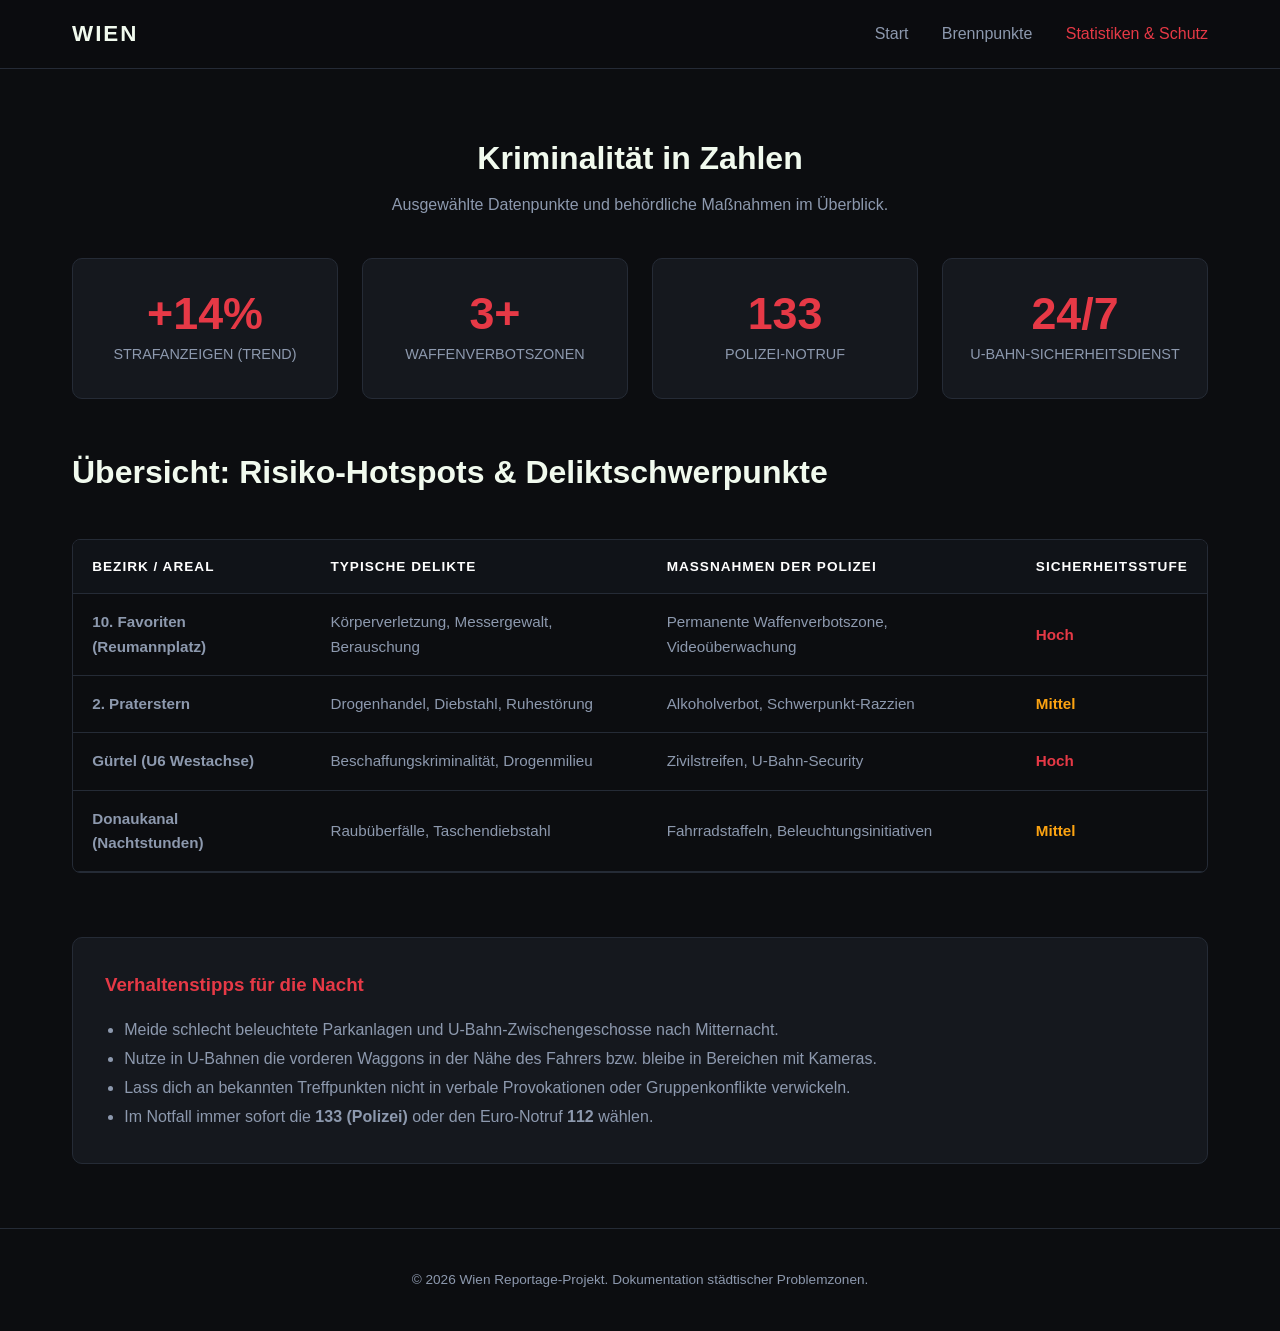
<file: statistik.html>
<!DOCTYPE html>
<html lang="de">
<head>
  <meta charset="UTF-8">
  <meta name="viewport" content="width=device-width, initial-scale=1.0">
  <title>Statistiken & Schutz | Wien Noir</title>
  <link rel="stylesheet" href="style.css">
</head>
<body>

  <header>
    <div class="nav-container">
      <div class="logo">WIEN<span></span></div>
      <nav>
        <a href="index.html">Start</a>
        <a href="brennpunkte.html">Brennpunkte</a>
        <a href="statistik.html" class="active">Statistiken & Schutz</a>
      </nav>
    </div>
  </header>

  <main class="container">
    <div class="section-title">
      <h2>Kriminalität in Zahlen</h2>
      <p>Ausgewählte Datenpunkte und behördliche Maßnahmen im Überblick.</p>
    </div>

    <!-- Metriken -->
    <div class="stats-container">
      <div class="stat-box">
        <div class="stat-number">+14%</div>
        <div class="stat-label">Strafanzeigen (Trend)</div>
      </div>
      <div class="stat-box">
        <div class="stat-number">3+</div>
        <div class="stat-label">Waffenverbotszonen</div>
      </div>
      <div class="stat-box">
        <div class="stat-number">133</div>
        <div class="stat-label">Polizei-Notruf</div>
      </div>
      <div class="stat-box">
        <div class="stat-number">24/7</div>
        <div class="stat-label">U-Bahn-Sicherheitsdienst</div>
      </div>
    </div>

    <!-- Tabelle -->
    <div class="section-title" style="margin-top: 3rem; text-align: left;">
      <h2>Übersicht: Risiko-Hotspots & Deliktschwerpunkte</h2>
    </div>

    <div class="table-wrapper">
      <table>
        <thead>
          <tr>
            <th>Bezirk / Areal</th>
            <th>Typische Delikte</th>
            <th>Maßnahmen der Polizei</th>
            <th>Sicherheitsstufe</th>
          </tr>
        </thead>
        <tbody>
          <tr>
            <td><strong>10. Favoriten (Reumannplatz)</strong></td>
            <td>Körperverletzung, Messergewalt, Berauschung</td>
            <td>Permanente Waffenverbotszone, Videoüberwachung</td>
            <td><span style="color: #e63946; font-weight: bold;">Hoch</span></td>
          </tr>
          <tr>
            <td><strong>2. Praterstern</strong></td>
            <td>Drogenhandel, Diebstahl, Ruhestörung</td>
            <td>Alkoholverbot, Schwerpunkt-Razzien</td>
            <td><span style="color: #fca311; font-weight: bold;">Mittel</span></td>
          </tr>
          <tr>
            <td><strong>Gürtel (U6 Westachse)</strong></td>
            <td>Beschaffungskriminalität, Drogenmilieu</td>
            <td>Zivilstreifen, U-Bahn-Security</td>
            <td><span style="color: #e63946; font-weight: bold;">Hoch</span></td>
          </tr>
          <tr>
            <td><strong>Donaukanal (Nachtstunden)</strong></td>
            <td>Raubüberfälle, Taschendiebstahl</td>
            <td>Fahrradstaffeln, Beleuchtungsinitiativen</td>
            <td><span style="color: #fca311; font-weight: bold;">Mittel</span></td>
          </tr>
        </tbody>
      </table>
    </div>

    <!-- Leitfaden -->
    <div style="margin-top: 4rem; background: var(--bg-card); padding: 2rem; border-radius: 10px; border: 1px solid var(--border);">
      <h3 style="margin-bottom: 1rem; color: var(--accent);">Verhaltenstipps für die Nacht</h3>
      <ul style="color: var(--text-muted); line-height: 1.8; margin-left: 1.2rem;">
        <li>Meide schlecht beleuchtete Parkanlagen und U-Bahn-Zwischengeschosse nach Mitternacht.</li>
        <li>Nutze in U-Bahnen die vorderen Waggons in der Nähe des Fahrers bzw. bleibe in Bereichen mit Kameras.</li>
        <li>Lass dich an bekannten Treffpunkten nicht in verbale Provokationen oder Gruppenkonflikte verwickeln.</li>
        <li>Im Notfall immer sofort die <strong>133 (Polizei)</strong> oder den Euro-Notruf <strong>112</strong> wählen.</li>
      </ul>
    </div>
  </main>

  <footer>
    <p>&copy; 2026 Wien Reportage-Projekt. Dokumentation städtischer Problemzonen.</p>
  </footer>

</body>
</html>
</file>
<file: style.css>
:root {
  --bg-main: #0c0d10;
  --bg-card: #15181e;
  --bg-card-hover: #1c212a;
  --accent: #e63946;
  --accent-glow: rgba(230, 57, 70, 0.35);
  --text-main: #f1faee;
  --text-muted: #8d99ae;
  --border: #252b36;
  --font: 'Inter', -apple-system, BlinkMacSystemFont, 'Segoe UI', Roboto, sans-serif;
}

* {
  box-sizing: border-box;
  margin: 0;
  padding: 0;
}

body {
  background-color: var(--bg-main);
  color: var(--text-main);
  font-family: var(--font);
  line-height: 1.6;
}

header {
  background: rgba(12, 13, 16, 0.85);
  backdrop-filter: blur(10px);
  position: sticky;
  top: 0;
  z-index: 100;
  border-bottom: 1px solid var(--border);
}

.nav-container {
  max-width: 1200px;
  margin: 0 auto;
  display: flex;
  justify-content: space-between;
  align-items: center;
  padding: 1rem 2rem;
}

.logo {
  font-size: 1.4rem;
  font-weight: 800;
  letter-spacing: 2px;
  text-transform: uppercase;
}

.logo span {
  color: var(--accent);
}

nav a {
  color: var(--text-muted);
  text-decoration: none;
  margin-left: 1.8rem;
  font-weight: 500;
  transition: 0.3s;
}

nav a:hover, nav a.active {
  color: var(--accent);
}

.hero {
  position: relative;
  min-height: 65vh;
  display: flex;
  align-items: center;
  justify-content: center;
  text-align: center;
  padding: 3rem 1.5rem;
  background: linear-gradient(180deg, rgba(12,13,16,0.6) 0%, rgba(12,13,16,0.95) 100%),
 url('https://images.unsplash.com/photo-1516550893923-42d28e5677af?auto=format&fit=crop&w=1600&q=80') center/cover no-repeat;
}

.hero-content {
  max-width: 800px;
}

.tag {
  display: inline-block;
  background: var(--accent);
  color: #fff;
  padding: 0.3rem 0.8rem;
  border-radius: 4px;
  font-size: 0.75rem;
  font-weight: 700;
  letter-spacing: 1px;
  text-transform: uppercase;
  margin-bottom: 1rem;
}

.hero h1 {
  font-size: clamp(2.2rem, 5vw, 3.5rem);
  font-weight: 900;
  line-height: 1.15;
  margin-bottom: 1.2rem;
}

.hero p {
  color: var(--text-muted);
  font-size: 1.15rem;
  margin-bottom: 2rem;
}

.btn {
  display: inline-block;
  background: var(--accent);
  color: #fff;
  padding: 0.8rem 1.6rem;
  border-radius: 6px;
  text-decoration: none;
  font-weight: 600;
  box-shadow: 0 4px 15px var(--accent-glow);
  transition: 0.3s transform, 0.3s background;
}

.btn:hover {
  transform: translateY(-2px);
  background: #c52936;
}

.container {
  max-width: 1200px;
  margin: 0 auto;
  padding: 4rem 2rem;
}

.section-title {
  margin-bottom: 2.5rem;
  text-align: center;
}

.section-title h2 {
  font-size: 2rem;
  margin-bottom: 0.5rem;
}

.section-title p {
  color: var(--text-muted);
}

.grid {
  display: grid;
  grid-template-columns: repeat(auto-fit, minmax(320px, 1fr));
  gap: 2rem;
}

.card {
  background: var(--bg-card);
  border: 1px solid var(--border);
  border-radius: 12px;
  overflow: hidden;
  display: flex;
  flex-direction: column;
  transition: 0.3s transform, 0.3s border-color;
}

.card:hover {
  transform: translateY(-5px);
  border-color: #3b4455;
  background: var(--bg-card-hover);
}

.card img {
  width: 100%;
  height: 220px;
  object-fit: cover;
}

.card-body {
  padding: 1.5rem;
  display: flex;
  flex-direction: column;
  flex-grow: 1;
}

.card-tag {
  color: var(--accent);
  font-size: 0.8rem;
  font-weight: 700;
  text-transform: uppercase;
  margin-bottom: 0.5rem;
}

.card h3 {
  font-size: 1.3rem;
  margin-bottom: 0.8rem;
}

.card p {
  color: var(--text-muted);
  font-size: 0.95rem;
  line-height: 1.5;
  margin-bottom: 1.5rem;
  flex-grow: 1;
}

.card-link {
  color: #fff;
  text-decoration: none;
  font-size: 0.9rem;
  font-weight: 600;
  display: inline-flex;
  align-items: center;
  gap: 0.4rem;
}

.card-link:hover {
  color: var(--accent);
}

.stats-container {
  display: grid;
  grid-template-columns: repeat(auto-fit, minmax(220px, 1fr));
  gap: 1.5rem;
  margin-bottom: 3rem;
}

.stat-box {
  background: var(--bg-card);
  border: 1px solid var(--border);
  border-radius: 10px;
  padding: 2rem 1.5rem;
  text-align: center;
}

.stat-number {
  font-size: 2.8rem;
  font-weight: 900;
  color: var(--accent);
  line-height: 1;
  margin-bottom: 0.5rem;
}

.stat-label {
  color: var(--text-muted);
  font-size: 0.9rem;
  text-transform: uppercase;
}

.table-wrapper {
  overflow-x: auto;
  border-radius: 8px;
  border: 1px solid var(--border);
}

table {
  width: 100%;
  border-collapse: collapse;
  text-align: left;
}

th, td {
  padding: 1rem 1.2rem;
  border-bottom: 1px solid var(--border);
}

th {
  background: #101318;
  color: #fff;
  font-size: 0.85rem;
  text-transform: uppercase;
  letter-spacing: 1px;
}

td {
  color: var(--text-muted);
  font-size: 0.95rem;
}

tr:hover td {
  background: rgba(255, 255, 255, 0.02);
}

footer {
  border-top: 1px solid var(--border);
  padding: 2.5rem 2rem;
  text-align: center;
  color: var(--text-muted);
  font-size: 0.85rem;
}

@media (max-width: 600px) {
  .nav-container {
    flex-direction: column;
    gap: 1rem;
  }
  nav a {
    margin: 0 0.8rem;
  }
}
</file>
